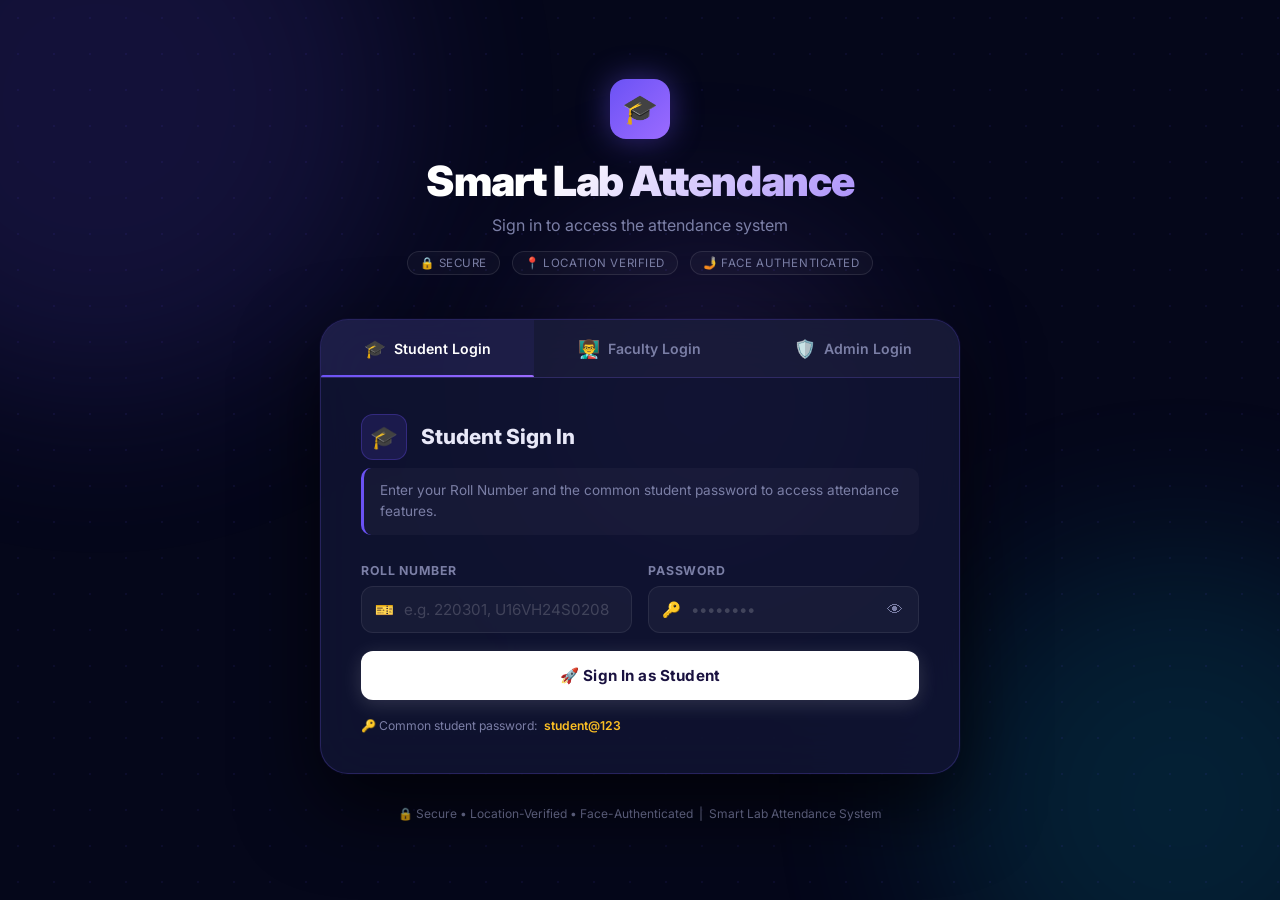
<file: templates/portal.html>
<!DOCTYPE html>
<html lang="en">

<head>
  <meta charset="UTF-8">
  <meta name="viewport" content="width=device-width, initial-scale=1.0">
  <title>Smart Lab Attendance — Sign In</title>
  <meta name="description" content="Secure sign-in portal for Smart Lab Attendance. Students, Faculty and Admins.">
  <link rel="preconnect" href="https://fonts.googleapis.com">
  <link rel="preconnect" href="https://fonts.gstatic.com" crossorigin>
  <link href="https://fonts.googleapis.com/css2?family=Inter:wght@300;400;500;600;700;800;900&display=swap"
    rel="stylesheet">
  <style>
    *,
    *::before,
    *::after {
      box-sizing: border-box;
      margin: 0;
      padding: 0;
    }

    :root {
      --bg: #05071a;
      --surface: #0b0f2a;
      --card: #111533;
      --border: rgba(130, 100, 255, 0.22);
      --primary: #6b52f5;
      --pgrad: linear-gradient(135deg, #6b52f5 0%, #9b6bff 100%);
      --cyan: #22d3ee;
      --green: #4ade80;
      --red: #f87171;
      --amber: #fbbf24;
      --text: #e8e8f8;
      --muted: #7b7fa6;
      --radius: 18px;
    }

    body {
      font-family: 'Inter', system-ui, sans-serif;
      background: var(--bg);
      color: var(--text);
      min-height: 100vh;
      overflow-x: hidden;
    }

    /* ── Background ─────────────────────────────────────────────────── */
    .portal-bg {
      position: fixed;
      inset: 0;
      overflow: hidden;
      z-index: 0;
    }

    .orb {
      position: absolute;
      border-radius: 50%;
      filter: blur(90px);
      opacity: 0.14;
    }

    .orb-1 {
      width: 600px;
      height: 600px;
      background: #6b52f5;
      top: -200px;
      left: -200px;
      animation: drift 18s ease-in-out infinite alternate;
    }

    .orb-2 {
      width: 500px;
      height: 500px;
      background: #06b6d4;
      bottom: -150px;
      right: -150px;
      animation: drift 22s ease-in-out infinite alternate-reverse;
    }

    .orb-3 {
      width: 350px;
      height: 350px;
      background: #9b6bff;
      top: 45%;
      left: 55%;
      transform: translate(-50%, -50%);
      animation: drift 14s ease-in-out infinite alternate;
    }

    @keyframes drift {
      from {
        transform: translate(0, 0) scale(1);
      }

      to {
        transform: translate(50px, 30px) scale(1.08);
      }
    }

    /* Grid dots */
    .portal-grid {
      position: fixed;
      inset: 0;
      z-index: 0;
      background-image: radial-gradient(rgba(100, 80, 255, 0.08) 1px, transparent 1px);
      background-size: 36px 36px;
    }

    /* ── Main layout ────────────────────────────────────────────────── */
    .portal-wrap {
      position: relative;
      z-index: 1;
      min-height: 100vh;
      display: flex;
      flex-direction: column;
      align-items: center;
      justify-content: center;
      padding: 40px 20px;
    }

    /* ── Hero header ────────────────────────────────────────────────── */
    .portal-hero {
      text-align: center;
      margin-bottom: 44px;
    }

    .portal-logo {
      display: inline-flex;
      align-items: center;
      gap: 14px;
      margin-bottom: 20px;
    }

    .portal-logo-icon {
      width: 60px;
      height: 60px;
      background: var(--pgrad);
      border-radius: 16px;
      display: flex;
      align-items: center;
      justify-content: center;
      font-size: 1.8rem;
      box-shadow: 0 0 32px rgba(107, 82, 245, 0.45);
    }

    .portal-logo-text {
      text-align: left;
    }

    .portal-title {
      font-size: 2.6rem;
      font-weight: 900;
      letter-spacing: -0.03em;
      background: linear-gradient(135deg, #fff 30%, #a78bfa 100%);
      -webkit-background-clip: text;
      -webkit-text-fill-color: transparent;
      line-height: 1.1;
    }

    .portal-subtitle {
      font-size: 1rem;
      color: var(--muted);
      margin-top: 10px;
    }

    /* Animated badge line */
    .portal-badges {
      display: flex;
      justify-content: center;
      gap: 12px;
      flex-wrap: wrap;
      margin-top: 16px;
    }

    .portal-badge {
      font-size: 0.72rem;
      padding: 4px 12px;
      border-radius: 20px;
      border: 1px solid rgba(255, 255, 255, 0.1);
      color: var(--muted);
      background: rgba(255, 255, 255, 0.03);
      letter-spacing: 0.05em;
      text-transform: uppercase;
    }

    /* ── Card ─────────────────────────────────────────────────────────── */
    .portal-card {
      width: 100%;
      max-width: 640px;
      background: rgba(17, 21, 51, 0.85);
      border: 1px solid var(--border);
      border-radius: 28px;
      backdrop-filter: blur(28px);
      box-shadow: 0 32px 80px rgba(0, 0, 0, 0.7), 0 0 0 1px rgba(107, 82, 245, 0.06);
      overflow: hidden;
    }

    /* ── Tab row ─────────────────────────────────────────────────────── */
    .portal-tabs {
      display: grid;
      grid-template-columns: repeat(3, 1fr);
      background: rgba(255, 255, 255, 0.03);
      border-bottom: 1px solid var(--border);
    }

    .portal-tab {
      display: flex;
      align-items: center;
      justify-content: center;
      gap: 8px;
      padding: 18px 12px;
      font-size: 0.88rem;
      font-weight: 600;
      color: var(--muted);
      background: none;
      border: none;
      cursor: pointer;
      font-family: 'Inter', sans-serif;
      transition: all 0.25s;
      position: relative;
    }

    .portal-tab::after {
      content: '';
      position: absolute;
      bottom: 0;
      left: 0;
      right: 0;
      height: 2px;
      background: var(--pgrad);
      transform: scaleX(0);
      transition: transform 0.3s cubic-bezier(0.4, 0, 0.2, 1);
      border-radius: 2px 2px 0 0;
    }

    .portal-tab:hover {
      color: var(--text);
      background: rgba(255, 255, 255, 0.03);
    }

    .portal-tab.active {
      color: #fff;
    }

    .portal-tab.active::after {
      transform: scaleX(1);
    }

    .portal-tab-icon {
      font-size: 1.1rem;
    }

    /* Tab highlights */
    .portal-tab[data-tab="student"].active {
      background: rgba(107, 82, 245, 0.08);
    }

    .portal-tab[data-tab="faculty"].active {
      background: rgba(6, 182, 212, 0.08);
    }

    .portal-tab[data-tab="admin"].active {
      background: rgba(251, 191, 36, 0.08);
    }

    /* ── Panel body ──────────────────────────────────────────────────── */
    .portal-panel {
      padding: 36px 40px 40px;
      display: none;
      animation: fadeUp 0.35s cubic-bezier(0.4, 0, 0.2, 1);
    }

    .portal-panel.active {
      display: block;
    }

    @keyframes fadeUp {
      from {
        opacity: 0;
        transform: translateY(14px);
      }

      to {
        opacity: 1;
        transform: translateY(0);
      }
    }

    .panel-head {
      margin-bottom: 28px;
    }

    .panel-head-row {
      display: flex;
      align-items: center;
      gap: 14px;
      margin-bottom: 8px;
    }

    .panel-icon-wrap {
      width: 46px;
      height: 46px;
      border-radius: 12px;
      display: flex;
      align-items: center;
      justify-content: center;
      font-size: 1.4rem;
      flex-shrink: 0;
    }

    .student-icon-wrap {
      background: rgba(107, 82, 245, 0.15);
      border: 1px solid rgba(107, 82, 245, 0.3);
    }

    .faculty-icon-wrap {
      background: rgba(6, 182, 212, 0.12);
      border: 1px solid rgba(6, 182, 212, 0.3);
    }

    .admin-icon-wrap {
      background: rgba(251, 191, 36, 0.12);
      border: 1px solid rgba(251, 191, 36, 0.3);
    }

    .panel-title {
      font-size: 1.3rem;
      font-weight: 800;
    }

    .panel-desc {
      font-size: 0.85rem;
      color: var(--muted);
      line-height: 1.6;
      padding: 12px 16px;
      background: rgba(255, 255, 255, 0.03);
      border-radius: 10px;
      border-left: 3px solid var(--primary);
    }

    .panel-desc.faculty-border {
      border-left-color: var(--cyan);
    }

    .panel-desc.admin-border {
      border-left-color: var(--amber);
    }

    /* ── Form ────────────────────────────────────────────────────────── */
    .p-form {
      display: flex;
      flex-direction: column;
      gap: 18px;
      margin-top: 24px;
    }

    .p-row {
      display: grid;
      grid-template-columns: 1fr 1fr;
      gap: 16px;
    }

    .p-field {
      display: flex;
      flex-direction: column;
      gap: 8px;
    }

    .p-label {
      font-size: 0.77rem;
      font-weight: 700;
      color: var(--muted);
      text-transform: uppercase;
      letter-spacing: 0.07em;
    }

    .p-input-wrap {
      position: relative;
      display: flex;
      align-items: center;
    }

    .p-input-icon {
      position: absolute;
      left: 14px;
      font-size: 0.95rem;
      pointer-events: none;
    }

    .p-input {
      width: 100%;
      padding: 13px 14px 13px 42px;
      background: rgba(255, 255, 255, 0.04);
      border: 1px solid rgba(255, 255, 255, 0.08);
      border-radius: 12px;
      color: var(--text);
      font-family: 'Inter', sans-serif;
      font-size: 0.95rem;
      outline: none;
      transition: border-color 0.2s, background 0.2s, box-shadow 0.2s;
    }

    .p-input:focus {
      border-color: var(--primary);
      background: rgba(107, 82, 245, 0.07);
      box-shadow: 0 0 0 3px rgba(107, 82, 245, 0.12);
    }

    .p-input::placeholder {
      color: rgba(255, 255, 255, 0.18);
    }

    .p-eye {
      position: absolute;
      right: 12px;
      background: none;
      border: none;
      cursor: pointer;
      font-size: 1rem;
      color: var(--muted);
      padding: 4px;
      transition: color 0.2s;
    }

    .p-eye:hover {
      color: var(--text);
    }

    /* Password hint */
    .p-hint {
      font-size: 0.76rem;
      color: var(--muted);
      display: flex;
      align-items: center;
      gap: 6px;
    }

    .p-hint strong {
      color: var(--amber);
      font-weight: 600;
    }

    /* ── Buttons ─────────────────────────────────────────────────────── */
    .p-btn {
      display: flex;
      align-items: center;
      justify-content: center;
      gap: 10px;
      padding: 15px 24px;
      border-radius: 12px;
      font-family: 'Inter', sans-serif;
      font-size: 0.95rem;
      font-weight: 700;
      border: none;
      cursor: pointer;
      outline: none;
      transition: all 0.25s;
      width: 100%;
      letter-spacing: 0.01em;
    }

    .p-btn:disabled {
      opacity: 0.5;
      cursor: not-allowed;
    }

    .p-btn-student {
      background: #fff;
      color: #1a1240;
      box-shadow: 0 4px 20px rgba(255, 255, 255, 0.15);
    }

    .p-btn-student:hover:not(:disabled) {
      background: #f0eeff;
      transform: translateY(-2px);
      box-shadow: 0 8px 28px rgba(255, 255, 255, 0.2);
    }

    .p-btn-faculty {
      background: var(--pgrad);
      color: #fff;
      box-shadow: 0 4px 20px rgba(107, 82, 245, 0.4);
    }

    .p-btn-faculty:hover:not(:disabled) {
      transform: translateY(-2px);
      box-shadow: 0 8px 28px rgba(107, 82, 245, 0.55);
    }

    .p-btn-admin {
      background: linear-gradient(135deg, #d97706, #f59e0b);
      color: #1a0d00;
      box-shadow: 0 4px 20px rgba(251, 191, 36, 0.3);
    }

    .p-btn-admin:hover:not(:disabled) {
      transform: translateY(-2px);
      box-shadow: 0 8px 28px rgba(251, 191, 36, 0.45);
    }

    /* ── Spinner ─────────────────────────────────────────────────────── */
    .p-spinner {
      display: inline-block;
      width: 18px;
      height: 18px;
      border: 2px solid rgba(0, 0, 0, 0.2);
      border-top-color: currentColor;
      border-radius: 50%;
      animation: spin 0.7s linear infinite;
    }

    .p-btn-student .p-spinner {
      border: 2px solid rgba(26, 18, 64, 0.2);
      border-top-color: var(--primary);
    }

    @keyframes spin {
      to {
        transform: rotate(360deg);
      }
    }

    .hidden {
      display: none !important;
    }

    /* ── Error / Success msg ──────────────────────────────────────────── */
    .p-msg {
      padding: 11px 16px;
      border-radius: 10px;
      font-size: 0.85rem;
      font-weight: 500;
      line-height: 1.5;
    }

    .p-msg.error {
      background: rgba(248, 113, 113, 0.08);
      border: 1px solid rgba(248, 113, 113, 0.25);
      color: var(--red);
    }

    .p-msg.success {
      background: rgba(74, 222, 128, 0.08);
      border: 1px solid rgba(74, 222, 128, 0.25);
      color: var(--green);
    }

    /* ── Divider ─────────────────────────────────────────────────────── */
    .p-divider {
      display: flex;
      align-items: center;
      gap: 12px;
      color: var(--muted);
      font-size: 0.78rem;
    }

    .p-divider::before,
    .p-divider::after {
      content: '';
      flex: 1;
      height: 1px;
      background: rgba(255, 255, 255, 0.07);
    }

    /* ── Footer ──────────────────────────────────────────────────────── */
    .portal-footer {
      text-align: center;
      margin-top: 32px;
      font-size: 0.75rem;
      color: var(--muted);
    }

    .portal-footer a {
      color: var(--muted);
      text-decoration: none;
    }

    /* ── Responsive ──────────────────────────────────────────────────── */
    @media (max-width: 600px) {
      .portal-title {
        font-size: 1.9rem;
      }

      .portal-panel {
        padding: 24px 20px 28px;
      }

      .p-row {
        grid-template-columns: 1fr;
      }

      .portal-tab {
        font-size: 0.78rem;
        padding: 14px 8px;
        gap: 5px;
      }
    }
  </style>
</head>

<body>

  <div class="portal-bg">
    <div class="orb orb-1"></div>
    <div class="orb orb-2"></div>
    <div class="orb orb-3"></div>
  </div>
  <div class="portal-grid"></div>

  <div class="portal-wrap">

    <!-- Hero -->
    <div class="portal-hero">
      <div class="portal-logo">
        <div class="portal-logo-icon">🎓</div>
      </div>
      <h1 class="portal-title">Smart Lab Attendance</h1>
      <p class="portal-subtitle">Sign in to access the attendance system</p>
      <div class="portal-badges">
        <span class="portal-badge">🔒 Secure</span>
        <span class="portal-badge">📍 Location Verified</span>
        <span class="portal-badge">🤳 Face Authenticated</span>
      </div>
    </div>

    <!-- Card -->
    <div class="portal-card">

      <!-- Tabs -->
      <div class="portal-tabs" role="tablist">
        <button class="portal-tab active" data-tab="student" onclick="switchTab('student')" id="tab-student" role="tab">
          <span class="portal-tab-icon">🎓</span> Student Login
        </button>
        <button class="portal-tab" data-tab="faculty" onclick="switchTab('faculty')" id="tab-faculty" role="tab">
          <span class="portal-tab-icon">👨‍🏫</span> Faculty Login
        </button>
        <button class="portal-tab" data-tab="admin" onclick="switchTab('admin')" id="tab-admin" role="tab">
          <span class="portal-tab-icon">🛡️</span> Admin Login
        </button>
      </div>

      <!-- ============ STUDENT PANEL ============ -->
      <div class="portal-panel active" id="panel-student" role="tabpanel">
        <div class="panel-head">
          <div class="panel-head-row">
            <div class="panel-icon-wrap student-icon-wrap">🎓</div>
            <div>
              <div class="panel-title">Student Sign In</div>
            </div>
          </div>
          <p class="panel-desc">Enter your Roll Number and the common student password to access attendance features.
          </p>
        </div>

        <div class="p-form">
          <div class="p-row">
            <div class="p-field">
              <label class="p-label" for="s-roll">Roll Number</label>
              <div class="p-input-wrap">
                <span class="p-input-icon">🎫</span>
                <input type="text" id="s-roll" class="p-input" placeholder="e.g. 220301, U16VH24S0208"
                  autocomplete="off" spellcheck="false">
              </div>
            </div>
            <div class="p-field">
              <label class="p-label" for="s-pass">Password</label>
              <div class="p-input-wrap">
                <span class="p-input-icon">🔑</span>
                <input type="password" id="s-pass" class="p-input" placeholder="••••••••">
                <button class="p-eye" type="button" onclick="toggleEye('s-pass', this)">👁</button>
              </div>
            </div>
          </div>

          <p id="s-error" class="p-msg error hidden"></p>

          <button id="s-btn" class="p-btn p-btn-student" onclick="studentLogin()">
            <span id="s-btn-text">🚀 Sign In as Student</span>
            <span id="s-btn-spin" class="p-spinner hidden"></span>
          </button>

          <p class="p-hint">🔑 Common student password: <strong>student@123</strong></p>
        </div>
      </div>

      <!-- ============ FACULTY PANEL ============ -->
      <div class="portal-panel" id="panel-faculty" role="tabpanel">
        <div class="panel-head">
          <div class="panel-head-row">
            <div class="panel-icon-wrap faculty-icon-wrap">👨‍🏫</div>
            <div>
              <div class="panel-title">Faculty Sign In</div>
            </div>
          </div>
          <p class="panel-desc faculty-border">Sign in with your faculty email and password to manage attendance and
            view records.</p>
        </div>

        <div class="p-form">
          <div class="p-row">
            <div class="p-field">
              <label class="p-label" for="f-email">Email</label>
              <div class="p-input-wrap">
                <span class="p-input-icon">📧</span>
                <input type="email" id="f-email" class="p-input" placeholder="professor@college.edu">
              </div>
            </div>
            <div class="p-field">
              <label class="p-label" for="f-pass">Password</label>
              <div class="p-input-wrap">
                <span class="p-input-icon">🔑</span>
                <input type="password" id="f-pass" class="p-input" placeholder="••••••••">
                <button class="p-eye" type="button" onclick="toggleEye('f-pass', this)">👁</button>
              </div>
            </div>
          </div>

          <p id="f-error" class="p-msg error hidden"></p>

          <button id="f-btn" class="p-btn p-btn-faculty" onclick="facultyLogin()">
            <span id="f-btn-text">🔐 Sign In as Faculty</span>
            <span id="f-btn-spin" class="p-spinner hidden"></span>
          </button>

          <p class="p-hint">🔑 Faculty password: <strong>faculty123</strong></p>
        </div>
      </div>

      <!-- ============ ADMIN PANEL ============ -->
      <div class="portal-panel" id="panel-admin" role="tabpanel">
        <div class="panel-head">
          <div class="panel-head-row">
            <div class="panel-icon-wrap admin-icon-wrap">🛡️</div>
            <div>
              <div class="panel-title">Admin Sign In</div>
            </div>
          </div>
          <p class="panel-desc admin-border">Admin access provides faculty management, class assignments, and full
            student records.</p>
        </div>

        <div class="p-form">
          <div class="p-row">
            <div class="p-field">
              <label class="p-label" for="a-email">Admin Email</label>
              <div class="p-input-wrap">
                <span class="p-input-icon">📧</span>
                <input type="email" id="a-email" class="p-input" placeholder="admin@college.edu">
              </div>
            </div>
            <div class="p-field">
              <label class="p-label" for="a-pass">Password</label>
              <div class="p-input-wrap">
                <span class="p-input-icon">🔑</span>
                <input type="password" id="a-pass" class="p-input" placeholder="••••••••">
                <button class="p-eye" type="button" onclick="toggleEye('a-pass', this)">👁</button>
              </div>
            </div>
          </div>

          <p id="a-error" class="p-msg error hidden"></p>

          <button id="a-btn" class="p-btn p-btn-admin" onclick="adminLogin()">
            <span id="a-btn-text">🔑 Sign In as Admin</span>
            <span id="a-btn-spin" class="p-spinner hidden"></span>
          </button>

          <p class="p-hint">🔑 Admin password: <strong>admin@123</strong></p>
        </div>
      </div>

    </div><!-- /portal-card -->

    <div class="portal-footer">
      <p>🔒 Secure • Location-Verified • Face-Authenticated &nbsp;|&nbsp; Smart Lab Attendance System</p>
    </div>

  </div><!-- /portal-wrap -->

  <script>
    // ─── Tab switching ──────────────────────────────────────────────────────────
    function switchTab(tab) {
      document.querySelectorAll('.portal-tab').forEach(t => t.classList.remove('active'));
      document.querySelectorAll('.portal-panel').forEach(p => p.classList.remove('active'));
      document.getElementById('tab-' + tab).classList.add('active');
      document.getElementById('panel-' + tab).classList.add('active');
    }

    // ─── Eye toggle ────────────────────────────────────────────────────────────
    function toggleEye(inputId, btn) {
      const inp = document.getElementById(inputId);
      inp.type = inp.type === 'password' ? 'text' : 'password';
    }

    // ─── Shared helpers ─────────────────────────────────────────────────────────
    function setBtn(btnId, textId, spinId, loading) {
      document.getElementById(btnId).disabled = loading;
      document.getElementById(textId).classList.toggle('hidden', loading);
      document.getElementById(spinId).classList.toggle('hidden', !loading);
    }
    function showMsg(id, msg, type) {
      const el = document.getElementById(id);
      el.textContent = msg;
      el.className = 'p-msg ' + type;
      el.classList.remove('hidden');
    }
    function clearMsg(id) {
      const el = document.getElementById(id);
      el.textContent = '';
      el.classList.add('hidden');
    }

    // ─── STUDENT LOGIN ──────────────────────────────────────────────────────────
    async function studentLogin() {
      clearMsg('s-error');
      const roll = document.getElementById('s-roll').value.trim();
      const pwd = document.getElementById('s-pass').value;
      if (!roll) { showMsg('s-error', 'Please enter your Roll Number.', 'error'); return; }
      if (!pwd) { showMsg('s-error', 'Please enter your password.', 'error'); return; }

      setBtn('s-btn', 's-btn-text', 's-btn-spin', true);
      try {
        const res = await fetch('/api/student-login', {
          method: 'POST',
          headers: { 'Content-Type': 'application/json' },
          body: JSON.stringify({ roll_number: roll, password: pwd })
        });
        const data = await res.json();
        if (data.success) {
          showMsg('s-error', '✅ Credentials verified! Starting location & face verification…', 'success');
          setTimeout(() => {
            window.location.href = '/student-login';  // goes to step 2 (session has roll)
          }, 900);
        } else {
          showMsg('s-error', data.message || 'Login failed.', 'error');
          setBtn('s-btn', 's-btn-text', 's-btn-spin', false);
        }
      } catch (e) {
        showMsg('s-error', 'Network error. Please try again.', 'error');
        setBtn('s-btn', 's-btn-text', 's-btn-spin', false);
      }
    }

    // ─── FACULTY LOGIN ──────────────────────────────────────────────────────────
    async function facultyLogin() {
      clearMsg('f-error');
      const email = document.getElementById('f-email').value.trim();
      const pwd = document.getElementById('f-pass').value;
      if (!email) { showMsg('f-error', 'Please enter your email.', 'error'); return; }
      if (!pwd) { showMsg('f-error', 'Please enter your password.', 'error'); return; }

      setBtn('f-btn', 'f-btn-text', 'f-btn-spin', true);
      try {
        const res = await fetch('/api/faculty-login', {
          method: 'POST',
          headers: { 'Content-Type': 'application/json' },
          body: JSON.stringify({ email, password: pwd })
        });
        const data = await res.json();
        if (data.success) {
          showMsg('f-error', '✅ Welcome, Faculty! Redirecting…', 'success');
          setTimeout(() => { window.location.href = '/app'; }, 900);
        } else {
          showMsg('f-error', data.message || 'Login failed.', 'error');
          setBtn('f-btn', 'f-btn-text', 'f-btn-spin', false);
        }
      } catch (e) {
        showMsg('f-error', 'Network error. Please try again.', 'error');
        setBtn('f-btn', 'f-btn-text', 'f-btn-spin', false);
      }
    }

    // ─── ADMIN LOGIN ─────────────────────────────────────────────────────────────
    async function adminLogin() {
      clearMsg('a-error');
      const email = document.getElementById('a-email').value.trim();
      const pwd = document.getElementById('a-pass').value;
      if (!email) { showMsg('a-error', 'Please enter your admin email.', 'error'); return; }
      if (!pwd) { showMsg('a-error', 'Please enter your password.', 'error'); return; }

      setBtn('a-btn', 'a-btn-text', 'a-btn-spin', true);
      try {
        const res = await fetch('/api/admin-login', {
          method: 'POST',
          headers: { 'Content-Type': 'application/json' },
          body: JSON.stringify({ email, password: pwd })
        });
        const data = await res.json();
        if (data.success) {
          showMsg('a-error', '✅ Welcome, Admin! Redirecting…', 'success');
          setTimeout(() => { window.location.href = '/app'; }, 900);
        } else {
          showMsg('a-error', data.message || 'Login failed.', 'error');
          setBtn('a-btn', 'a-btn-text', 'a-btn-spin', false);
        }
      } catch (e) {
        showMsg('a-error', 'Network error. Please try again.', 'error');
        setBtn('a-btn', 'a-btn-text', 'a-btn-spin', false);
      }
    }

    // ─── Enter key support ──────────────────────────────────────────────────────
    document.getElementById('s-roll').addEventListener('keydown', e => { if (e.key === 'Enter') studentLogin(); });
    document.getElementById('s-pass').addEventListener('keydown', e => { if (e.key === 'Enter') studentLogin(); });
    document.getElementById('f-email').addEventListener('keydown', e => { if (e.key === 'Enter') facultyLogin(); });
    document.getElementById('f-pass').addEventListener('keydown', e => { if (e.key === 'Enter') facultyLogin(); });
    document.getElementById('a-email').addEventListener('keydown', e => { if (e.key === 'Enter') adminLogin(); });
    document.getElementById('a-pass').addEventListener('keydown', e => { if (e.key === 'Enter') adminLogin(); });
  </script>
</body>

</html>
</file>
